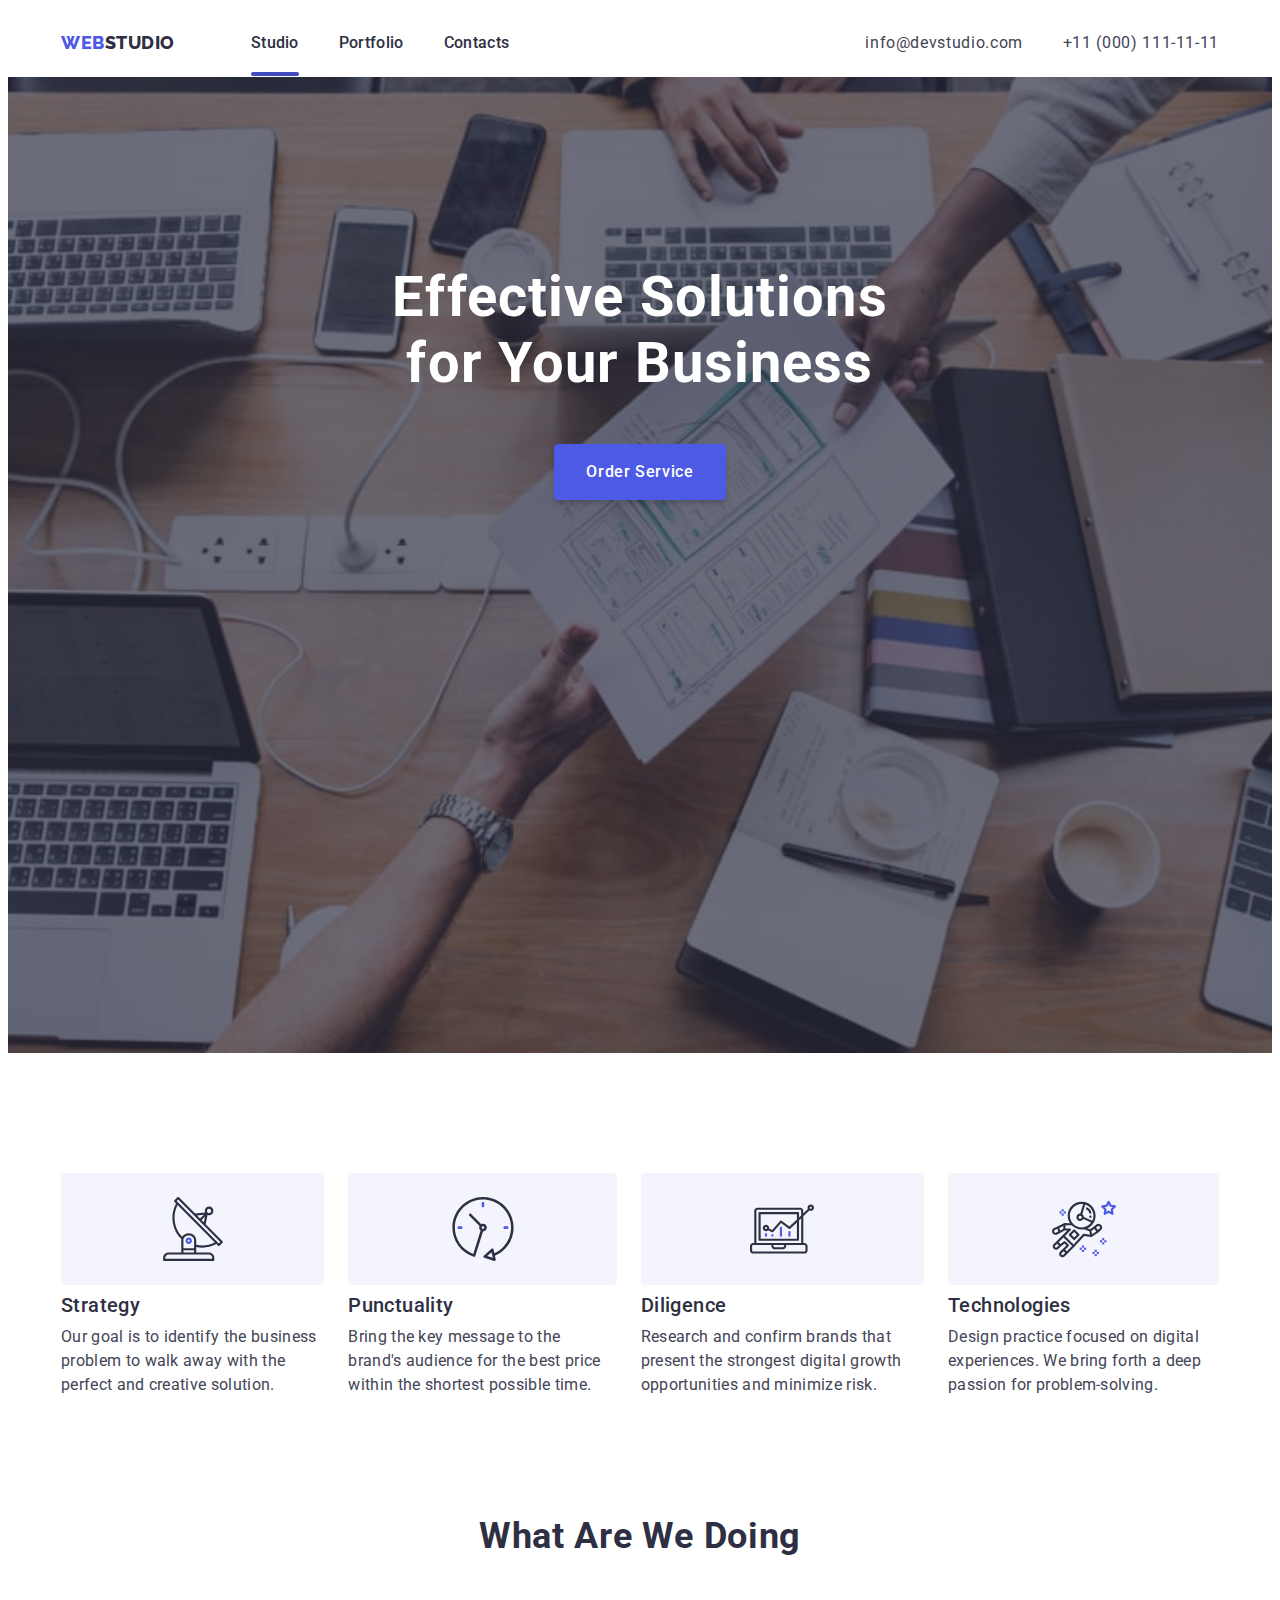
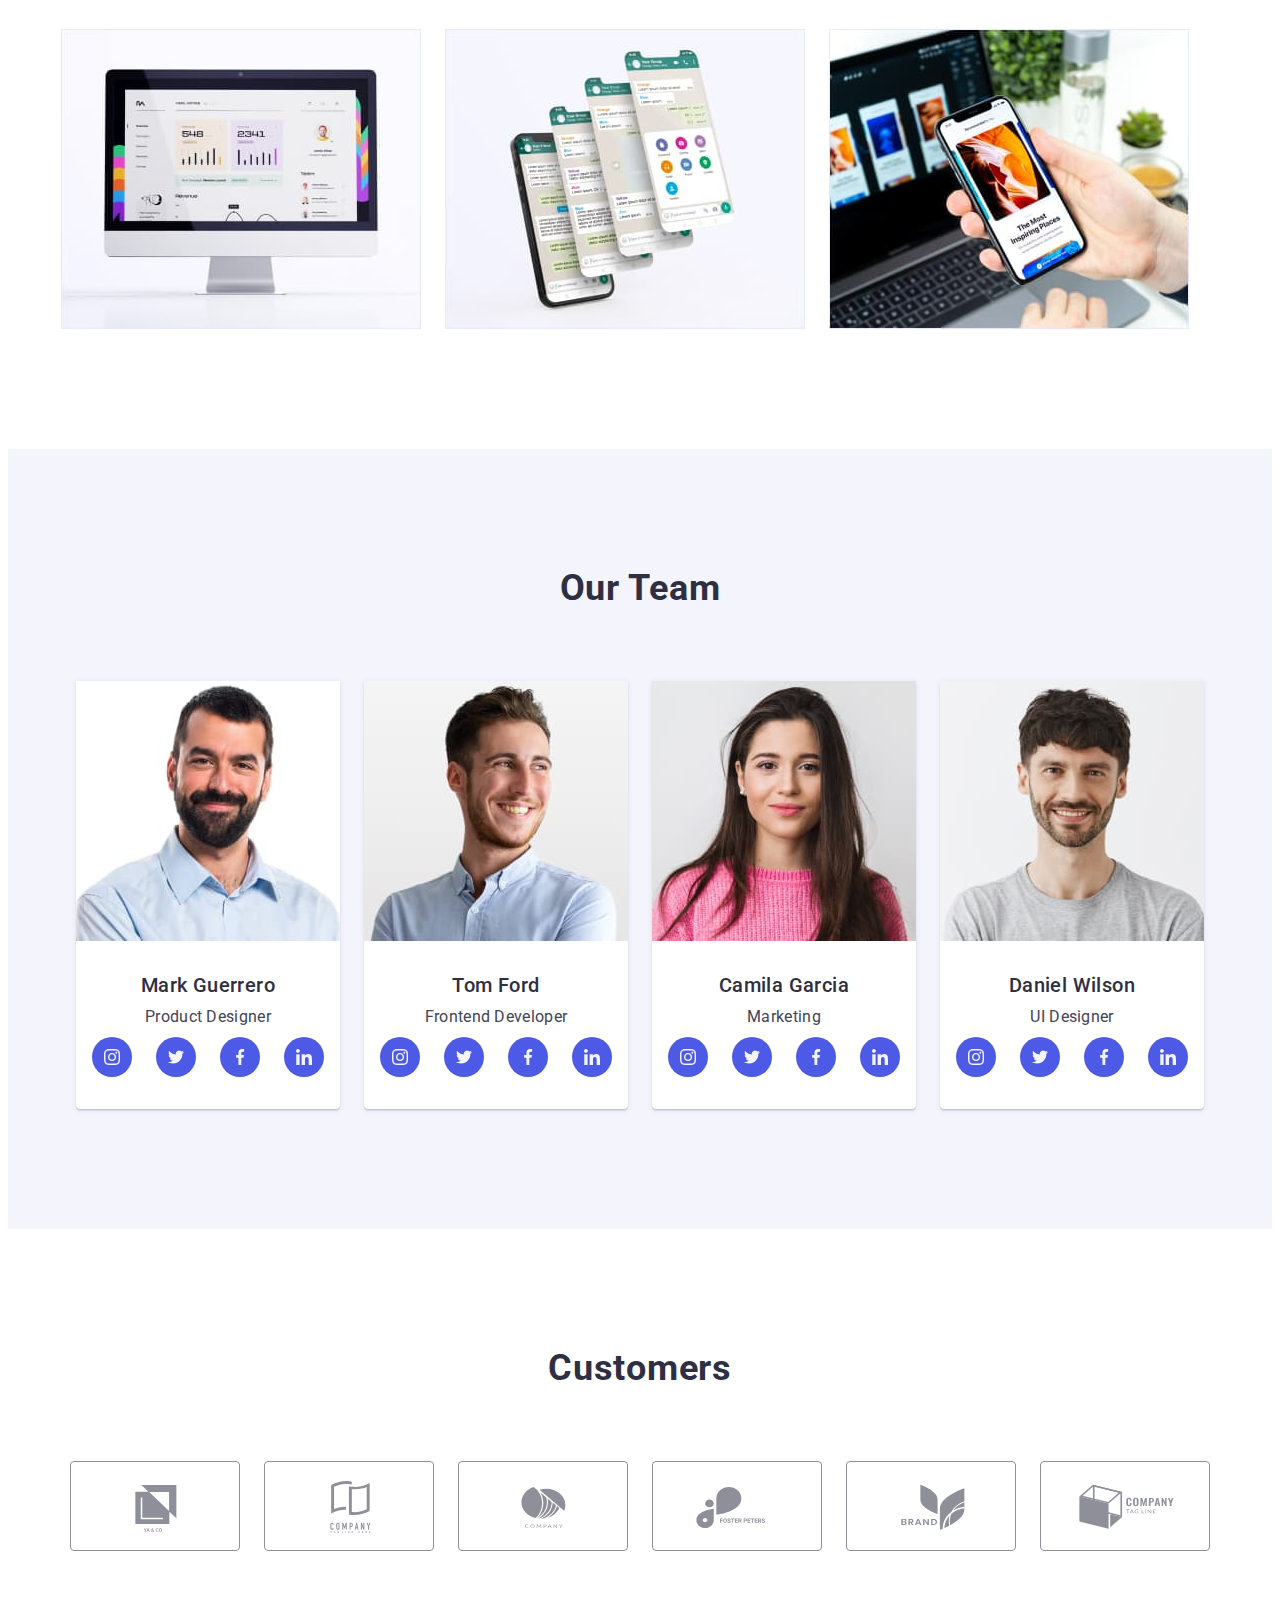
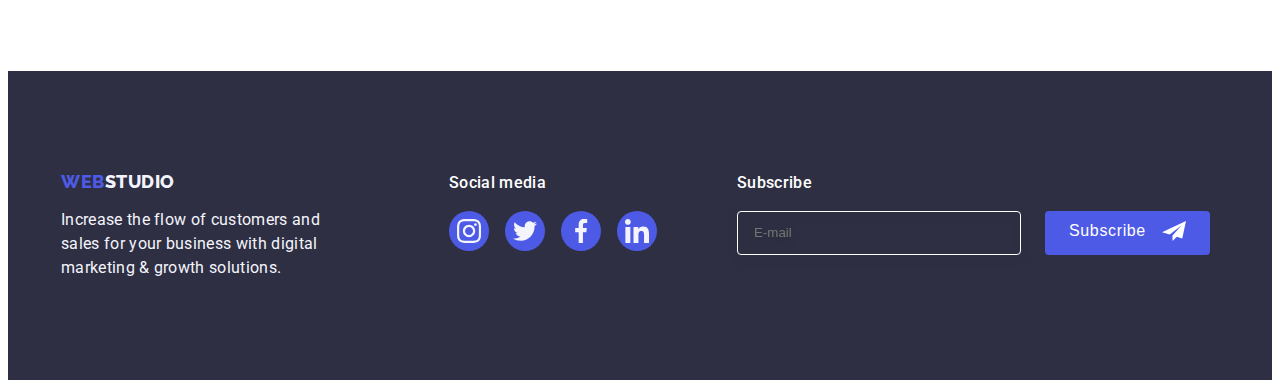
<file: index.html>
<!DOCTYPE html>
<html lang="en">

<head>
    <meta charset="UTF-8">
    <meta http-equiv="X-UA-Compatible" content="IE=edge">
    <meta name="viewport" content="width=device-width, initial-scale=1.0">
    <title>Studio</title>
    <link rel="preconnect" href="https://fonts.googleapis.com">
    <link rel="preconnect" href="https://fonts.gstatic.com" crossorigin>
    <link
        href="https://fonts.googleapis.com/css2?family=Raleway:wght@800&family=Roboto:wght@400;500;700;900&display=swap"
        rel="stylesheet">
    <link rel="stylesheet" href="https://cdnjs.cloudflare.com/ajax/libs/modern-normalize/1.1.0/modern-normalize.min.css"
        integrity="sha512-wpPYUAdjBVSE4KJnH1VR1HeZfpl1ub8YT/NKx4PuQ5NmX2tKuGu6U/JRp5y+Y8XG2tV+wKQpNHVUX03MfMFn9Q=="
        crossorigin="anonymous" referrerpolicy="no-referrer" />
    <link rel="stylesheet" href="./css/styles.css">
    <link rel="stylesheet" href="./css/media.css">
</head>

<body>
    <header class="header-index">
        <div class="container head-conteiner">
            <nav class="head-navigation">
                <a href="./index.html" class="head-logo link">Web<span class="studi">Studio</span></a>
                <ul class="head-list list">
                    <li class="head-item"><a class="head-ink link current" href="./index.html">Studio</a></li>
                    <li class="head-item"><a class="head-ink link" href="./portfolio.html">Portfolio</a></li>
                    <li class="head-item"><a class="head-ink link" href="">Contacts</a></li>
                </ul>
            </nav>
            <address class="contacts">
                <ul class="heder-adres list">
                    <li><a class="head-contact link" href="mailto:info@devstudio.com"> info@devstudio.com</a></li>
                    <li><a class="head-contact link" href="tel:+110001111111">+11 (000) 111-11-11</a></li>
                </ul>
            </address>
            <button class="menu-open" data-menu-open type="button">
                <svg width="32" height="22" viewBox="0 0 32 22" fill="none" xmlns="http://www.w3.org/2000/svg">
                    <g clip-path="url(#clip0_297053_2156)">
                    <path d="M1.34766 20.0431H30.8861M1.34766 10.7354H30.8861M1.34766 1.42773H30.8861" stroke="#2E2F42" stroke-width="3" stroke-linecap="round" stroke-linejoin="round"/>
                    </g>
                    <defs>
                    <clipPath id="clip0_297053_2156">
                    <rect width="32" height="22" fill="white"/>
                    </clipPath>
                    </defs>
                    </svg>
            </button>
        </div>
        <div class="mob-menu is-hidden" data-menu>
            <div>
                <button class="menu-close-btn" data-menu-close type="button">
                    <svg class="menu-cross-icons" width="8" height="8">
                        <use href="./images/icons-model-window.svg#icon-close-black-18dp"></use>
                    </svg>
                </button>
                <nav>
                    <ul class="mob-menu-list list">
                        <li class="mob-menu-item"><a class="mob-menu-ink-ocean link" href="./index.html">Studio</a></li>
                        <li class="mob-menu-item"><a class="mob-menu-ink link" href="./portfolio.html">Portfolio</a>
                        </li>
                        <li class="mob-menu-item"><a class="mob-menu-ink link" href="">Contacts</a></li>
                    </ul>
                </nav>
            </div>
            <div>
                <ul class="heder-adres-mob-menu list">
                    <li class="li-tel-mob-menu"><a class="mob-menu-contact-tel link" href="tel:+110001111111">+11 (000) 111-11-11</a></li>
                    <li><a class="mob-menu-contact-email link" href="mailto:info@devstudio.com"> info@devstudio.com</a>
                    </li>
                </ul>
                <ul class="menu-soc-list list">
                    <li class="menu-soc-item">
                        <a href="" class="menu-soc-link link">
                            <svg class="menu-soc-icon" width="24" height="24">
                                <use href="./images/icons.svg#icon-instagram"></use>
                            </svg>
                        </a>
                    </li>
                    <li class="menu-soc-item">
                        <a href="" class="menu-soc-link link">
                            <svg class="menu-soc-icon" width="24" height="24">
                                <use href="./images/icons.svg#icon-twitter"></use>
                            </svg>
                        </a>
                    </li>
                    <li class="menu-soc-item">
                        <a href="" class="menu-soc-link link">
                            <svg class="teem-soc-icon" width="24" height="24">
                                <use href="./images/icons.svg#icon-facebook"></use>
                            </svg>
                        </a>
                    </li>
                    <li class="menu-soc-item">
                        <a href="" class="menu-soc-link link">
                            <svg class="menu-soc-icon" width="24" height="24">
                                <use href="./images/icons.svg#icon-linkedin"></use>
                            </svg>
                        </a>
                    </li>
                </ul>
            </div>
        </div>
    </header>
    <main>
        <section class="hero">
            <div class="container">
                <h1 class="hero-title">Effective Solutions for Your Business</h1>
                <button type="button" data-modal-open class="hero-btn">Order Service</button>
            </div>
        </section>
        <section class="about-us section">
            <div class="container">
                <h2 class="about-us-title visually-hidden">About</h2>
                <ul class="about-us-list list">
                    <li class="about-us-item">
                        <div class="us-box">
                            <svg class="strategy-icon">
                                <use href="./images/icons.svg#icon-antenna"></use>
                            </svg>
                        </div>
                        <h3 class="strategy-title">Strategy</h3>
                        <p class="strategy-text">Our goal is to identify the business problem to walk away with the
                            perfect
                            and creative solution.
                        </p>
                    </li>
                    <li class="about-us-item">
                        <div class="us-box">
                            <svg class="strategy-icon">
                                <use href="./images/icons.svg#icon-clock"></use>
                            </svg>
                        </div>
                        <h3 class="strategy-title">Punctuality</h3>
                        <p class="strategy-text">Bring the key message to the brand's audience for the best price
                            within
                            the
                            shortest possible
                            time.
                        </p>
                    </li>
                    <li class="about-us-item">
                        <div class="us-box">
                            <svg class="strategy-icon">
                                <use href="./images/icons.svg#icon-diagram"></use>
                            </svg>
                        </div>
                        <h3 class="strategy-title">Diligence</h3>
                        <p class="strategy-text">Research and confirm brands that present the strongest digital
                            growth
                            opportunities and minimize
                            risk.
                        </p>
                    </li>
                    <li class="about-us-item">
                        <div class="us-box">
                            <svg class="strategy-icon">
                                <use href="./images/icons.svg#icon-astronaut"></use>
                            </svg>
                        </div>
                        <h3 class="strategy-title">Technologies</h3>
                        <p class="strategy-text">Design practice focused on digital experiences. We bring forth a
                            deep
                            passion for
                            problem-solving.</p>
                    </li>
                </ul>
            </div>
        </section>
        <section class="us-work section">
            <div class="container">
                <h2 class="work-title">What are we doing</h2>
                <ul class="us-bisnez list">
                    <li><img src="./images/img-1.jpg" alt="us work-1" srcset="./images/pc-2x.jpg 2x" width="360"
                            height="300" /></li>
                    <li> <img src="./images/img-2.jpg" alt="us work-2" srcset="./images/tel-2x.jpg 2x" width="360"
                            height="300" /></li>
                    <li><img src="./images/img-3.jpg" alt="us work-3" srcset="./images/leptop-2x.jpg 2x" width="360"
                            height="300" /></li>
                </ul>
            </div>
        </section>
        <section class="our-team section">
            <div class="container">
                <h2 class="our-team-title">Our Team</h2>
                <ul class="teem-list list">
                    <li class="worker"> <img src="./images/Mark-Guerrero1.jpg" alt="Product"
                            srcset="./images/Mark-2x.jpg 2x" width="264" height="260" />
                        <div class="box">
                            <h3 class="worker-title">Mark Guerrero</h3>
                            <p class="worker-text">Product Designer</p>
                            <ul class="teem-soc-list list">
                                <li class="teem-soc-item">
                                    <a href="" class="teem-soc-link link">
                                        <svg class="teem-soc-icon" width="16" height="16">
                                            <use href="./images/icons.svg#icon-instagram"></use>
                                        </svg>
                                    </a>
                                </li>
                                <li class="teem-soc-item">
                                    <a href="" class="teem-soc-link link">
                                        <svg class="teem-soc-icon" width="16" height="16">
                                            <use href="./images/icons.svg#icon-twitter"></use>
                                        </svg>
                                    </a>
                                </li>
                                <li class="teem-soc-item">
                                    <a href="" class="teem-soc-link link">
                                        <svg class="teem-soc-icon" width="16" height="16">
                                            <use href="./images/icons.svg#icon-facebook"></use>
                                        </svg>
                                    </a>
                                </li>
                                <li class="teem-soc-item">
                                    <a href="" class="teem-soc-link link">
                                        <svg class="teem-soc-icon" width="16" height="16">
                                            <use href="./images/icons.svg#icon-linkedin"></use>
                                        </svg>
                                    </a>
                                </li>
                            </ul>
                        </div>
                    </li>
                    <li class="worker"> <img src="./images/Tom-Ford2.jpg" alt="Frontend" srcset="./images/Tom-2x.jpg 2x"
                            width="264" height="260" />
                        <div class="box">
                            <h3 class="worker-title">Tom Ford</h3>
                            <p class="worker-text">Frontend Developer</p>
                            <ul class="teem-soc-list list">
                                <li class="teem-soc-item">
                                    <a href="" class="teem-soc-link link">
                                        <svg class="teem-soc-icon" width="16" height="16">
                                            <use href="./images/icons.svg#icon-instagram"></use>
                                        </svg>
                                    </a>
                                </li>
                                <li class="teem-soc-item">
                                    <a href="" class="teem-soc-link link">
                                        <svg class="teem-soc-icon" width="16" height="16">
                                            <use href="./images/icons.svg#icon-twitter"></use>
                                        </svg>
                                    </a>
                                </li>
                                <li class="teem-soc-item">
                                    <a href="" class="teem-soc-link link">
                                        <svg class="teem-soc-icon" width="16" height="16">
                                            <use href="./images/icons.svg#icon-facebook"></use>
                                        </svg>
                                    </a>
                                </li>
                                <li class="teem-soc-item">
                                    <a href="" class="teem-soc-link link">
                                        <svg class="teem-soc-icon" width="16" height="16">
                                            <use href="./images/icons.svg#icon-linkedin"></use>
                                        </svg>
                                    </a>
                                </li>
                            </ul>
                        </div>
                    </li>
                    <li class="worker"> <img src="./images/Camila-Garcia3.jpg" alt="Market"
                            srcset="./images/Camila-2x.jpg 2x" width="264" height="260" />
                        <div class="box">
                            <h3 class="worker-title">Camila Garcia</h3>
                            <p class="worker-text">Marketing</p>
                            <ul class="teem-soc-list list">
                                <li class="teem-soc-item">
                                    <a href="" class="teem-soc-link link">
                                        <svg class="teem-soc-icon" width="16" height="16">
                                            <use href="./images/icons.svg#icon-instagram"></use>
                                        </svg>
                                    </a>
                                </li>
                                <li class="teem-soc-item">
                                    <a href="" class="teem-soc-link link">
                                        <svg class="teem-soc-icon" width="16" height="16">
                                            <use href="./images/icons.svg#icon-twitter"></use>
                                        </svg>
                                    </a>
                                </li>
                                <li class="teem-soc-item">
                                    <a href="" class="teem-soc-link link">
                                        <svg class="teem-soc-icon" width="16" height="16">
                                            <use href="./images/icons.svg#icon-facebook"></use>
                                        </svg>
                                    </a>
                                </li>
                                <li class="teem-soc-item">
                                    <a href="" class="teem-soc-link link">
                                        <svg class="teem-soc-icon" width="16" height="16">
                                            <use href="./images/icons.svg#icon-linkedin"></use>
                                        </svg>
                                    </a>
                                </li>
                            </ul>
                        </div>
                    </li>
                    <li class="worker"><img src="./images/Daniel-Wilson4.jpg" alt="UI"
                            srcset="./images/Daniel-2x.jpg 2x" width="264" height="260" />
                        <div class="box">
                            <h3 class="worker-title">Daniel Wilson</h3>
                            <p class="worker-text">UI Designer</p>
                            <ul class="teem-soc-list list">
                                <li class="teem-soc-item">
                                    <a href="" class="teem-soc-link link">
                                        <svg class="teem-soc-icon" width="16" height="16">
                                            <use href="./images/icons.svg#icon-instagram"></use>
                                        </svg>
                                    </a>
                                </li>
                                <li class="teem-soc-item">
                                    <a href="" class="teem-soc-link link">
                                        <svg class="teem-soc-icon" width="16" height="16">
                                            <use href="./images/icons.svg#icon-twitter"></use>
                                        </svg>
                                    </a>
                                </li>
                                <li class="teem-soc-item">
                                    <a href="" class="teem-soc-link link">
                                        <svg class="teem-soc-icon" width="16" height="16">
                                            <use href="./images/icons.svg#icon-facebook"></use>
                                        </svg>
                                    </a>
                                </li>
                                <li class="teem-soc-item">
                                    <a href="" class="teem-soc-link link">
                                        <svg class="teem-soc-icon" width="16" height="16">
                                            <use href="./images/icons.svg#icon-linkedin"></use>
                                        </svg>
                                    </a>
                                </li>
                            </ul>
                        </div>
                    </li>
                </ul>
            </div>
        </section>
        <section class="customers-section section">
            <div class="customers-logo container">
                <h2 class="customers-title">Customers</h2>
                <ul class="customers-list list">
                    <li class="customers-item">
                        <a href="" class="customers-link link">
                            <svg class="company-icon" width="104" height="56">
                                <use href="./images/icons.svg#icon-Logo-1"></use>
                            </svg>
                        </a>
                    </li>
                    <li class="customers-item">
                        <a href="" class="customers-link link">
                            <svg class="company-icon" width="104" height="56">
                                <use href="./images/icons.svg#icon-Logo-2"></use>
                            </svg>
                        </a>
                    </li>
                    <li class="customers-item">
                        <a href="" class="customers-link link">
                            <svg class="company-icon" width="104" height="56">
                                <use href="./images/icons.svg#icon-Logo-3"></use>
                            </svg>
                        </a>
                    </li>
                    <li class="customers-item">
                        <a href="" class="customers-link link">
                            <svg class="company-icon" width="104" height="56">
                                <use href="./images/icons.svg#icon-Logo-4"></use>
                            </svg>
                        </a>
                    </li>
                    <li class="customers-item">
                        <a href="" class="customers-link link">
                            <svg class="company-icon" width="104" height="56">
                                <use href="./images/icons.svg#icon-Logo-5"></use>
                            </svg>
                        </a>
                    </li>
                    <li class="customers-item">
                        <a href="" class="customers-link link">
                            <svg class="company-icon" width="104" height="56">
                                <use href="./images/icons.svg#icon-Logo-6"></use>
                            </svg>
                        </a>
                    </li>
                </ul>
            </div>
        </section>
    </main>
    <footer class="down">
        <div class="container footer-container">
            <div class="margin-footer-box">
                <a href="./index.html" class="head-logo-futer link">Web<span class="studi-down">Studio</span></a>
                <p class="down-text">Increase the flow of customers and sales for your business with digital marketing &
                    growth
                    solutions.</p>
            </div>

            <div class="footer-soc">
                <p class="footer-soc-title">Social media</p>
                <ul class="footer-soc-list list">
                    <li class="footer-soc-item">
                        <a class="footer-soc-link link" href="">
                            <svg class="footer-soc-icons" width="24px" height="24px">
                                <use href="./images/icons.svg#icon-instagram"></use>
                            </svg>
                        </a>
                    </li>
                    <li class="footer-soc-item">
                        <a class="footer-soc-link link" href="">
                            <svg class="footer-soc-icons" width="24px" height="24px">
                                <use href="./images/icons.svg#icon-twitter"></use>
                            </svg>
                        </a>
                    </li>
                    <li class="footer-soc-item">
                        <a class="footer-soc-link link" href="">
                            <svg class="footer-soc-icons" width="24px" height="24px">
                                <use href="./images/icons.svg#icon-facebook"></use>
                            </svg>
                        </a>
                    </li>
                    <li class="footer-soc-item">
                        <a class="footer-soc-link link" href="">
                            <svg class="footer-soc-icons" width="24px" height="24px">
                                <use href="./images/icons.svg#icon-linkedin"></use>
                            </svg>
                        </a>
                    </li>
                </ul>
            </div>
            <div class="subscr-box">
                <p class="subscr-title">Subscribe</p>
                <form action="" class="form-class">
                    <label for="email">
                        <input type="email" id="email" name="email" placeholder="E-mail" class="subscribe-email"
                            required>
                    </label>
                    <button type="submit" class="subscr-btn">Subscribe<svg class="icon-subscr" width="24" height="24">
                            <use href="./images/telegram-icons.svg#icon-telegram"></use>
                        </svg>
                    </button>
                </form>
            </div>
        </div>
    </footer>
    
    <div class="backdrop is-hidden" data-modal visually-hidden>
        <div class="modal">
            <button type="button" class="modal-close-btn" data-modal-close>
                <svg class="model-cross-icons" width="8" height="8">
                    <use href="./images/icons-model-window.svg#icon-close-black-18dp"></use>
                </svg>
            </button>
            <p class="modal-title">Leave your contacts and we will call you back</p>
            <form class="modal-form">
                <label class="modal-label">
                    <span>Name</span>
                    <div class="input-wrap">
                        <input type="text" name="user-Name" class="modal-input" placeholder="Full Name*"
                        required pattern="[\+]\d{3}\s[\(]\d{2}[\)]\s\d{3}[\-]\d{2}[\-]\d{2}">
                        <svg class="modal-icon" width="18" height="18">
                            <use href="./images/input-icons.svg#icon-name"></use>
                        </svg>
                    </div>
                </label>
                <div class="modal-field">
                    <label class="modal-label">
                        <span>Phone</span>
                        <span class="input-wrap">
                            <input type="tel" name="user-Phone" class="modal-input" placeholder="+380 (00) 000-00-00*"
                                required pattern="[\+]\d{3}\s[\(]\d{2}[\)]\s\d{3}[\-]\d{2}[\-]\d{2}">
                            <svg class="modal-icon" width="20" height="20">
                                <use href="./images/input-icons.svg#icon-phone"></use>
                            </svg>
                        </span>
                    </label>
                </div>
                <div class="modal-field">
                    <label class="modal-label">
                        <span>Email</span>
                        <span class="input-wrap">
                            <input type="Email" name="user-Email" class="modal-input" placeholder="Enter Email*"
                                required>
                            <svg class="modal-icon" width="20" height="20">
                                <use href="./images/input-icons.svg#icon-email"></use>
                            </svg>
                        </span>
                    </label>
                </div>
                <div class="comment-field">
                    <span class="input-text">Comment</span>
                    <label class="input-text" for="user-text"></label>
                    <textarea name="user-text" id="user-text" class="modal-textarea"
                        placeholder="Text input"></textarea>
                </div>
                <div class="button-field">
                    <input type="checkbox" name="I accept" id="privacy" class="input-check visually-hidden"
                        value="true">
                    <label for="privacy" class="check-text">I accept the terms and conditions of the
                        <a href="" class="modal-link">Privacy Policy.</a> </label>

                </div>
                <button type="submit" class="confirmation-btn">Send</button>
            </form>
        </div>
    </div>
    <script src="./js/modal.js" type="module"></script>
    <script src="./js/menu.js" type="module"></script>

</body>

</html>
</file>
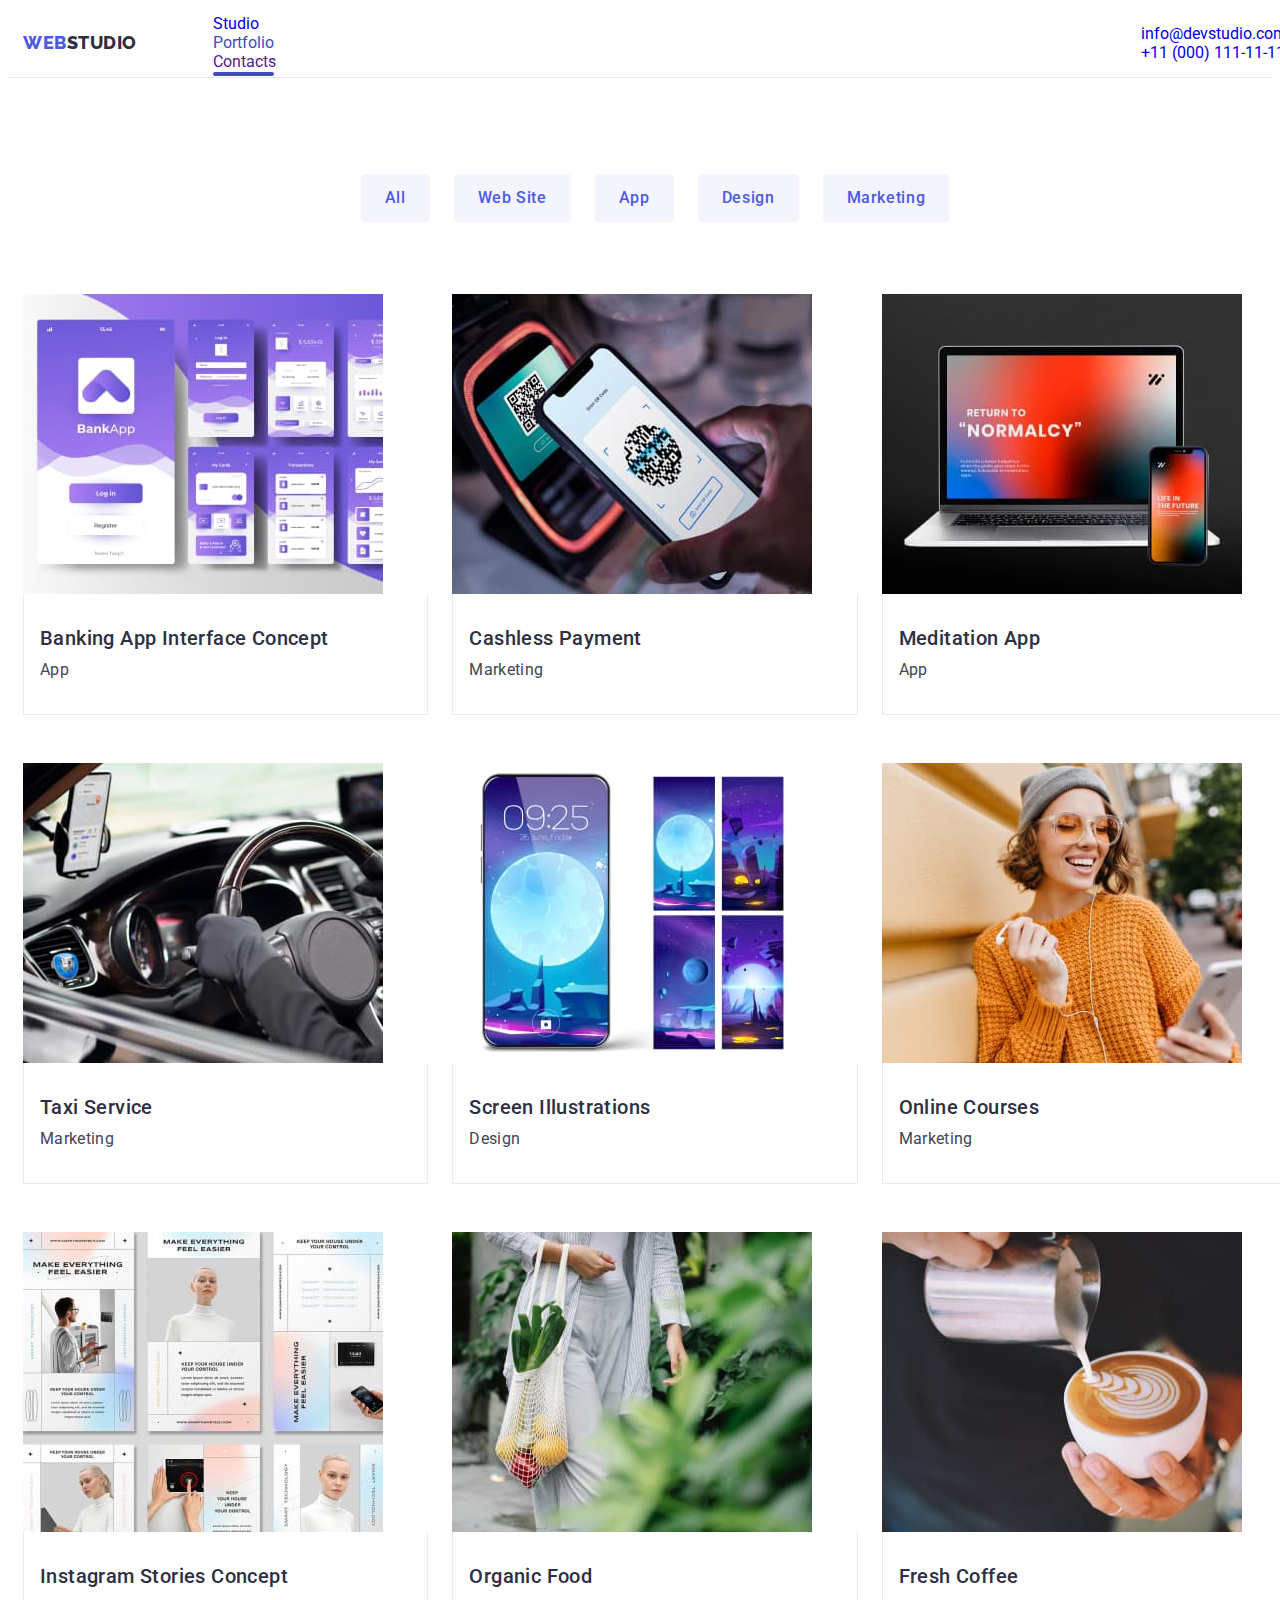
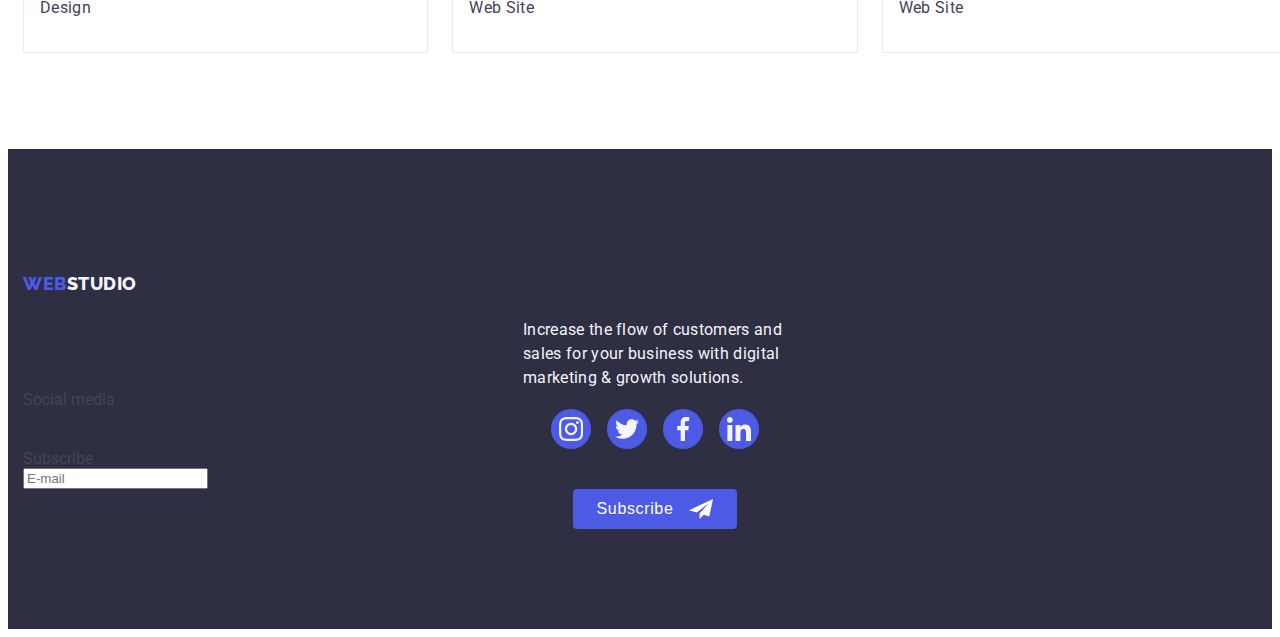
<file: portfolio.html>
<!DOCTYPE html>
<html lang="en">

<head>
    <meta charset="UTF-8">
    <meta http-equiv="X-UA-Compatible" content="IE=edge">
    <meta name="viewport" content="width=device-width, initial-scale=1.0">
    <title>Studio</title>
    <link rel="preconnect" href="https://fonts.googleapis.com">
    <link rel="preconnect" href="https://fonts.gstatic.com" crossorigin>
    <link
        href="https://fonts.googleapis.com/css2?family=Raleway:wght@800&family=Roboto:wght@400;500;700;900&display=swap"
        rel="stylesheet">
    <link rel="stylesheet" href="https://cdnjs.cloudflare.com/ajax/libs/modern-normalize/1.1.0/modern-normalize.min.css"
        integrity="sha512-wpPYUAdjBVSE4KJnH1VR1HeZfpl1ub8YT/NKx4PuQ5NmX2tKuGu6U/JRp5y+Y8XG2tV+wKQpNHVUX03MfMFn9Q=="
        crossorigin="anonymous" referrerpolicy="no-referrer" />
    <link rel="stylesheet" href="./css/styles.css">
</head>

<body>
    <header class="header-portfolio">
        <div class="container head-conteiner">
            <nav class="head-navigation">
                <a href="./index.html" class="head-logo link">Web<span class="studi">Studio</span></a>
                <ul class="head-list list">
                    <li class="head-item"><a class="head-ink link" href="./index.html">Studio</a></li>
                    <li class="head-item"><a class="head-ink link current" href="./portfolio.html">Portfolio</a></li>
                    <li class="head-item"><a class="head-ink link" href="">Contacts</a></li>
                </ul>
            </nav>
            <address class="contacts">
                <ul class="heder-adres list">
                    <li><a class="head-contact link" href="mailto:info@devstudio.com"> info@devstudio.com</a></li>
                    <li><a class="head-contact link" href="tel:+110001111111">+11 (000) 111-11-11</a></li>
                </ul>
            </address>
        </div>
    </header>
    <main>
        <section class="portfolio-body section">
            <div class="container">
                <h1 class="visually-hidden">portfolio-title</h1>
                <ul class="button-list list">
                    <li class="button-item"><button type="button" class="body-btn">All</button></li>
                    <li class="button-item"><button type="button" class="body-btn">Web Site</button></li>
                    <li class="button-item"><button type="button" class="body-btn">App</button></li>
                    <li class="button-item"><button type="button" class="body-btn">Design</button></li>
                    <li class="button-item"><button type="button" class="body-btn">Marketing</button></li>
                </ul>
                <ul class="galery-list list">
                    <li class="row-item">
                        <a href="" class="row-link link">
                            <div class="row-cover-wrap"><img src="./images/img-1-raw1.jpg" alt="site" width="360"
                                    height="300">
                                <p class="row-cover-text">
                                    14 Stylish and User-Friendly App Design Concepts · Task Manager App · Calorie
                                    Tracker
                                    App · Exotic Fruit Ecommerce App · Cloud Storage App
                                </p>
                            </div>
                            <div class="card-text">
                                <h2 class="row-one-title">Banking App Interface Concept</h2>
                                <p class="row-one-text">App</p>
                            </div>
                        </a>
                    </li>
                    <li class="row-item">
                        <a href="" class="row-link link">
                            <div class="row-cover-wrap"><img src="./images/img-2-raw1.jpg" alt="market" width="360"
                                    height="300">
                                <p class="row-cover-text">
                                    14 Stylish and User-Friendly App Design Concepts · Task Manager App · Calorie
                                    Tracker
                                    App · Exotic Fruit Ecommerce App · Cloud Storage App
                                </p>
                            </div>
                            <div class="card-text">
                                <h2 class="row-one-title">Cashless Payment</h2>
                                <p class="row-one-text">Marketing</p>
                            </div>
                        </a>
                    </li>
                    <li class="row-item">
                        <a href="" class="row-link link">
                            <div class="row-cover-wrap"><img src="./images/img-3-raw1.jpg" alt="media" width="360"
                                    height="300">
                                <p class="row-cover-text">
                                    14 Stylish and User-Friendly App Design Concepts · Task Manager App · Calorie
                                    Tracker
                                    App · Exotic Fruit Ecommerce App · Cloud Storage App
                                </p>
                            </div>
                            <div class="card-text">
                                <h2 class="row-one-title">Meditation App</h2>
                                <p class="row-one-text">App</p>
                            </div>
                        </a>
                    </li>
                    <li class="row-item">
                        <a href="" class="row-link link">
                            <div class="row-cover-wrap"><img src="./images/img-1-row2.jpg" alt="Taxi" width="360"
                                    height="300">
                                <p class="row-cover-text">
                                    14 Stylish and User-Friendly App Design Concepts · Task Manager App · Calorie
                                    Tracker
                                    App · Exotic Fruit Ecommerce App · Cloud Storage App
                                </p>
                            </div>
                            <div class="card-text">
                                <h2 class="row-one-title">Taxi Service</h2>
                                <p class="row-one-text">Marketing</p>
                            </div>
                        </a>
                    </li>
                    <li class="row-item">
                        <a href="" class="row-link link">
                            <div class="row-cover-wrap"><img src="./images/img-2-row2.jpg" alt="Screen" width="360"
                                    height="300">
                                <p class="row-cover-text">
                                    14 Stylish and User-Friendly App Design Concepts · Task Manager App · Calorie
                                    Tracker
                                    App · Exotic Fruit Ecommerce App · Cloud Storage App
                                </p>
                            </div>
                            <div class="card-text">
                                <h2 class="row-one-title">Screen Illustrations</h2>
                                <p class="row-one-text">Design</p>
                            </div>
                        </a>
                    </li>
                    <li class="row-item">
                        <a href="" class="row-link link">
                            <div class="row-cover-wrap"><img src="./images/img-3-row2.jpg" alt="Online" width="360"
                                    height="300">
                                <p class="row-cover-text">
                                    14 Stylish and User-Friendly App Design Concepts · Task Manager App · Calorie
                                    Tracker
                                    App · Exotic Fruit Ecommerce App · Cloud Storage App
                                </p>
                            </div>
                            <div class="card-text">
                                <h2 class="row-one-title">Online Courses</h2>
                                <p class="row-one-text">Marketing</p>
                            </div>
                        </a>
                    </li>
                    <li class="row-item">
                        <a href="" class="row-link link">
                            <div class="row-cover-wrap"><img src="./images/img-1-row3.jpg" alt="insta" width="360"
                                    height="300">
                                <p class="row-cover-text">
                                    14 Stylish and User-Friendly App Design Concepts · Task Manager App · Calorie
                                    Tracker
                                    App · Exotic Fruit Ecommerce App · Cloud Storage App
                                </p>
                            </div>
                            <div class="card-text">
                                <h2 class="row-one-title">Instagram Stories Concept</h2>
                                <p class="row-one-text">Design</p>
                            </div>
                        </a>
                    </li>
                    <li class="row-item">
                        <a href="" class="row-link link">
                            <div class="row-cover-wrap"> <img src="./images/img-2-row3.jpg" alt="food" width="360"
                                    height="300">
                                <p class="row-cover-text">
                                    14 Stylish and User-Friendly App Design Concepts · Task Manager App · Calorie
                                    Tracker
                                    App · Exotic Fruit Ecommerce App · Cloud Storage App
                                </p>
                            </div>
                            <div class="card-text">
                                <h2 class="row-one-title">Organic Food</h2>
                                <p class="row-one-text">Web Site</p>
                            </div>
                        </a>
                    </li>
                    <li class="row-item">
                        <a href="" class="row-link link">
                            <div class="row-cover-wrap"><img src="./images/img-3-row3.jpg" alt="coffe" width="360"
                                    height="300">
                                <p class="row-cover-text">
                                    14 Stylish and User-Friendly App Design Concepts · Task Manager App · Calorie
                                    Tracker
                                    App · Exotic Fruit Ecommerce App · Cloud Storage App
                                </p>
                            </div>
                            <div class="card-text">
                                <h2 class="row-one-title">Fresh Coffee</h2>
                                <p class="row-one-text">Web Site</p>
                            </div>
                        </a>
                    </li>
                </ul>
            </div>
        </section>
    </main>
    <footer class="down">
        <div class="container footer-container">
            <div>
                <a href="./index.html" class="head-logo link">Web<span class="studi-down">Studio</span></a>
                <p class="down-text">Increase the flow of customers and sales for your business with digital marketing &
                    growth
                    solutions.</p>
            </div>
            <div class="footer-soc">
                <p class="footer-soc-title">Social media</p>
                <ul class="footer-soc-list list">
                    <li class="footer-soc-item">
                        <a class="footer-soc-link link" href="">
                            <svg class="footer-soc-icons" width="24px" height="24px">
                                <use href="./images/icons.svg#icon-instagram"></use>
                            </svg>
                        </a>
                    </li>
                    <li class="footer-soc-item">
                        <a class="footer-soc-link link" href="">
                            <svg class="footer-soc-icons" width="24px" height="24px">
                                <use href="./images/icons.svg#icon-twitter"></use>
                            </svg>
                        </a>
                    </li>
                    <li class="footer-soc-item">
                        <a class="footer-soc-link link" href="">
                            <svg class="footer-soc-icons" width="24px" height="24px">
                                <use href="./images/icons.svg#icon-facebook"></use>
                            </svg>
                        </a>
                    </li>
                    <li class="footer-soc-item">
                        <a class="footer-soc-link link" href="">
                            <svg class="footer-soc-icons" width="24px" height="24px">
                                <use href="./images/icons.svg#icon-linkedin"></use>
                            </svg>
                        </a>
                    </li>
                </ul>

            </div>
            <div class="subscr-box">
                <p class="subscr-title">Subscribe</p>
                <form action="" class="form-class">
                    <label for="email">
                        <input type="email" id="email" name="email" placeholder="E-mail" class="subscribe-email"
                            required>
                    </label>
                    <button type="submit" class="subscr-btn">Subscribe<svg class="icon-subscr" width="24" height="24">
                            <use href="./images/telegram-icons.svg#icon-telegram"></use>
                        </svg>
                    </button>
                </form>
            </div>
        </div>
    </footer>
</body>

</html>
</file>
<file: css/styles.css>
:root {
    --about-us-title-color: #2e2f42;
    --about-us-text-color: #434455;
    --row-title-color: #2e2f42;
    --row-text-color: #434455;
    --logo-color-: #4d5ae5;
    --body-btn-color: #4d5ae5;
    --background-color-body-btn: #f4f4fd;
    --row-title-color: #2e2f42;
    --row-text-color: #434455;
    --head-ink-color: #2e2f42;
    --card-text-color: #e7e9fc;
    --bg-gradient-colol: linear-gradient(rgba(46, 47, 66, 0.7),
        rgba(46, 47, 66, 0.7));
    --sections-customers-color: #d3d3d3;
  }
  
  body {
    font-family: "Roboto", sans-serif;
    color: #434455;
    background-color: #ffffff;
  }
  
  p,
  h1,
  h2,
  h3,
  h4,
  h5,
  h6 {
    margin: 0;
  }
  
  ul,
  ol {
    margin: 0;
    padding-left: 0;
  }
  
  button {
    cursor: pointer;
    display: block;
    border: none;
    border-radius: 4px;
  }
  
  address {
    font-style: normal;
  }
  
  img {
    display: block;
    max-width: 100%;
    height: auto;
  }
  
  a {
    text-decoration: none;
  }
  
  .visually-hidden {
    position: absolute;
    width: 1px;
    height: 1px;
    margin: -1px;
    border: 0;
    padding: 0;
  
    white-space: nowrap;
    clip-path: inset(100%);
    clip: rect(0 0 0 0);
    overflow: hidden;
  }
  
  .link {
    text-decoration: none;
  }
  
  .list {
    list-style: none;
  }
  
  
  .container {
    width: 100%;
    padding: 0 15px;
    margin: 0 auto;
  }
  
  .section {
    padding-top: 96px;
    padding-bottom: 96px;
  }
  
  .head-logo {
    font-family: "Raleway", sans-serif;
    font-weight: 800;
    font-size: 18px;
    line-height: 1.17;
    letter-spacing: 0.03em;
    text-transform: uppercase;
    color: var(--logo-color-);
    margin-right: 76px;
    margin-bottom: 24px;
    margin-top: 24px;
    display: flex;
    flex-direction: row;
    align-items: center;
    padding: 0px;
  }
  
  
  
  
  .head-navigation {
    display: flex;
    align-items: center;
    margin-right: auto;
  }
  
  .head-conteiner {
    display: flex;
    align-items: center;
  }
  
  .studi {
    color: #2e2f42;
  }
  
  .studi-down {
    color: #f4f4fd;
  }
  
  
  .head-ink:hover {
    color: #404bbf;
  }
  
  .head-ink:focus {
    color: #404bbf;
  }
  
  
  
  .contacts {
    font-style: normal;
  }
  
  
  
  .head-contact:hover {
    color: #404bbf;
  }
  
  .head-contact:focus {
    color: #404bbf;
  }
  
  .menu-mobile-btn {
    border: 3px solid #2E2F42;
  }
  
  .hero {
    background-color: #2e2f42;
    background-image: var(--bg-gradient-colol), url(../images/moble-title.jpg);
    background-repeat: no-repeat;
    background-position: center;
    background-size: cover;
    padding: 112px 0;
    text-align: center;
    max-width: 428px;
    height: 432px;
    margin: 0 auto;
  }
  
  @media (min-device-pixel-ratio: 2),
  (min-resolution: 192dpi),
  (min-resolution: 2dppx) {
    .hero {
      background-image: var(--bg-gradient-colol), url(../images/tel-bg-2x.jpg);
    }
  }
  
  
  
  .hero-title {
    font-weight: 700;
    font-size: 34px;
    line-height: 1.11;
    text-align: center;
    letter-spacing: 0.02em;
    color: #ffffff;
    max-width: 496px;
    margin: 0 auto;
    margin-bottom: 48px;
  }
  
  .hero-btn {
    min-width: 169px;
    font-family: "Roboto", sans-serif;
    font-weight: 500;
    font-size: 16px;
    line-height: 1.5;
    align-items: center;
    letter-spacing: 0.04em;
    color: #ffffff;
    cursor: pointer;
    background-color: #4d5ae5;
    margin-bottom: 60px;
    background: #4d5ae5;
    box-shadow: 0px 4px 4px rgba(0, 0, 0, 0.15);
    border-radius: 4px;
    display: block;
    margin: 0 auto;
    padding: 16px 32px;
    border: none;
    transition: background-color 250ms cubic-bezier(0.4, 0, 0.2, 1);
  }
  
  .hero-btn:hover {
    background-color: #404bbf;
  }
  
  .hero-btn:focus {
    background-color: #404bbf;
  }
  
  /* 
  .about-us-item {
    width: 264px;
  } */
  
  
  /* .about-us {
    padding-bottom: 0;
  } */
  
  
  
  .about-us-item {
    /* width: calc((100% - 72px) / 4); */
    margin-right: 0;
  }
  
  .about-us-item:last-child {
  
    margin-right: 0;
  }
  
  .us-box {
  
    display: flex;
    justify-content: center;
    align-items: center;
    height: 112px;
    background-color: var(--background-color-body-btn);
    border-radius: 4px;
    display: none;
  }
  
  
  
  
  
  .strategy-text {
    font-weight: 500;
    font-size: 16px;
    line-height: 1.5;
    letter-spacing: 0.02em;
    color: var(--about-us-text-color);
  }
  
  
  
  .work-title {
    font-weight: 700;
    font-size: 36px;
    line-height: 1.11;
    text-align: center;
    letter-spacing: 0.02em;
    text-transform: capitalize;
    color: #2e2f42;
    margin-bottom: 72px;
  }
  
  /* .us-bisnez {
    display: flex;
    gap: 24px;
  } */
  
  .our-team {
    background-color: #f4f4fd;
  }
  
  .teem-list {
    display: flex;
    flex-wrap: wrap;
    justify-content: center;
    gap: 72px;
  }
  
  .our-team-title {
    font-weight: 700;
    font-size: 36px;
    line-height: 1.11;
    text-align: center;
    letter-spacing: 0.02em;
    text-transform: capitalize;
    color: #2e2f42;
    margin-bottom: 72px;
  }
  
  .box {
    padding: 32px 16px;
    text-align: center;
  }
  
  .worker {
    background-color: #ffffff;
    width: 264px;
    /* margin: 0 auto; */
    box-shadow: 0px 1px 6px rgba(46, 47, 66, 0.08),
      0px 1px 1px rgba(46, 47, 66, 0.16), 0px 2px 1px rgba(46, 47, 66, 0.08);
    border-radius: 0px 0px 4px 4px;
  }
  
  
  
  .worker-title {
    font-weight: 500;
    font-size: 20px;
    line-height: 1.2;
    text-align: center;
    letter-spacing: 0.02em;
    color: #2e2f42;
    margin-bottom: 8px;
  }
  
  .worker-text {
    font-weight: 400;
    font-size: 16px;
    line-height: 1.5;
    text-align: center;
    letter-spacing: 0.02em;
    color: #434455;
    margin-bottom: 8px;
  }
  
  .teem-soc-list {
    display: flex;
    justify-content: center;
    gap: 24px;
  
  }
  
  .teem-soc-item {
    width: 40px;
    height: 40px;
  }
  
  .teem-soc-link {
    width: 100%;
    height: 100%;
    border-radius: 50%;
    background-color: #4D5AE5;
    display: flex;
    align-items: center;
    justify-content: center;
    transition: background-color 250ms cubic-bezier(0.4, 0, 0.2, 1);
  
  }
  
  .teem-soc-icon {
    fill: #f4f4fd;
  }
  
  .teem-soc-link:hover,
  .teem-soc-link:focus {
    background-color: #31D0AA;
  
  }
  
  
  .customers-title {
    font-family: 'Roboto';
    font-style: normal;
    font-weight: 700;
    font-size: 36px;
    line-height: 1.11;
    text-align: center;
    letter-spacing: 0.02em;
    text-transform: capitalize;
    color: #2E2F42;
    margin-bottom: 72px;
  }
  
  
  .customers-list {
    display: flex;
    flex-wrap: wrap;
    justify-content: center;
    gap: 72px 16px;
  }
  
  
  .customers-link {
  
    display: flex;
    align-items: center;
    justify-content: center;
    height: 88px;
    width: 190px;
    border-radius: 4px;
    border: 1px solid currentColor;
    color: #8E8F99;
    transition: color 250ms cubic-bezier(0.4, 0, 0.2, 1);
  }
  
  
  .company-icon {
  
    fill: currentColor;
  }
  
  .customers-link:is(:hover, :focus) {
  
    color: var(--logo-color-);
  }
  
  /* footer */
  
  .down {
    background-color: #2e2f42;
    padding: 100px 0;
  }
  
  .down-text {
    font-weight: 400;
    font-size: 16px;
    line-height: 1.5;
    letter-spacing: 0.02em;
    color: #f4f4fd;
    width: 264px;
    margin-top: 16px;
    margin-right: auto;
    margin-left: auto;
  }
  
  
  
  
  /* .footer-container {
    display: flex;
  } */
  
  
  
  .footer-soc-list {
  
    display: flex;
    justify-content: center;
    align-items: center;
    gap: 16px;
  }
  
  .footer-soc-item {
  
    width: 40px;
    height: 40px;
  }
  
  .footer-soc-link {
    width: 100%;
    height: 100%;
    border-radius: 50%;
    background-color: #4D5AE5;
    display: flex;
    align-items: center;
    justify-content: center;
    transition: background-color 250ms cubic-bezier(0.4, 0, 0.2, 1);
  }
  
  
  
  
  
  .footer-soc-icons {
    fill: #f4f4fd;
  }
  
  
  .footer-soc-link:hover,
  .footer-soc-link:focus {
    background-color: #31D0AA;
  
  }
  
  /* .form-class {
    display: flex;
    gap: 24px;
  } */
  
  /* .subscr-box {
    margin-left: 80px;
  } */
  
  
  
  
  
  .subscr-btn-text {
    font-weight: 500;
    font-size: 16px;
    line-height: 1.5;
    display: flex;
    letter-spacing: 0.04em;
    color: #FFFFFF;
    gap: 16px;
  }
  
  .subscr-btn {
    background: #4D5AE5;
    border-radius: 4px;
    padding: 8px 24px;
    border: none;
    box-shadow: none;
    transition: background-color 250ms cubic-bezier(0.4, 0, 0.2, 1);
    font-weight: 500;
    font-size: 16px;
    line-height: 1.5;
    display: flex;
    letter-spacing: 0.04em;
    color: #FFFFFF;
    gap: 16px;
    margin-right: auto;
    margin-left: auto;
  }
  
  
  .subscr-btn :focus {
    background-color: #4D5AE5;
  }
  
  
  
  /* modal-window */
  
  
  .modal-title {
    font-weight: 500;
    font-size: 16px;
    line-height: 24px;
    text-align: center;
    letter-spacing: 0.02em;
    color: #2E2F42;
    text-align: center;
    margin-bottom: 16px;
  }
  
  
  .comment {
    margin-bottom: 16px;
  }
  
  .modal-input {
    width: 100%;
    height: 40px;
    border: 1px solid rgba(46, 47, 66, 0.4);
    outline: transparent;
    border-radius: 4px;
    font-size: 14px;
    color: black;
    padding-left: 38px;
    transition: background-color 250ms cubic-bezier(0.4, 0, 0.2, 1), border 250ms cubic-bezier(0.4, 0, 0.2, 1);
  
  }
  
  .modal-input:focus {
    border-color: #4D5AE5;
    border: 1px solid #4D5AE5;
  
  }
  
  .modal-input:focus+.modal-icon {
    fill: #4D5AE5;
  
  }
  
  .modal-input::placeholder {
    color: #8E8F99;
    font-size: 12px;
  }
  
  .modal-field {
    margin-bottom: 8px;
  }
  
  .comment-field {
    margin-bottom: 16px;
  }
  
  .button-field {
    margin-bottom: 24px;
  }
  
  .modal-icon {
    position: absolute;
    left: 15px;
    top: 50%;
    transform: translateY(-50%);
    transition: 250ms cubic-bezier(0.4, 0, 0.2, 1);
  }
  
  .input-wrap {
    position: relative;
  
  }
  
  .modal-textarea {
    border: 1px solid rgba(46, 47, 66, 0.4);
    outline: transparent;
    border-radius: 4px;
    font-size: 14px;
    color: #8E8F99;
    padding-top: 15px;
    padding-left: 16px;
    width: 100%;
    height: 120px;
    border-radius: 4px;
    resize: none;
  }
  
  .modal-label {
    font-style: normal;
    font-weight: 400;
    font-size: 12px;
    line-height: 14px;
    color: #8E8F99;
    display: block;
    position: relative;
    margin-bottom: 8px;
  }
  
  .input-text {
    font-weight: 400;
    font-size: 12px;
    line-height: 14px;
    letter-spacing: 0.01em;
    color: #8E8F99;
    display: block;
    margin-bottom: 4px;
  }
  
  .modal-label span {
    display: block;
    margin-bottom: 4px;
  }
  
  .backdrop {
    position: fixed;
    top: 0;
    width: 100%;
    height: 100%;
    background-color: rgba(46, 47, 66, 0.4);
    transition: opacity 250ms linear, visibility 250ms linear;
  }
  
  .modal {
    width: 408px;
    height: 584px;
    background-color: #FCFCFC;
    border-radius: 4px;
    position: absolute;
    left: 50%;
    top: 50%;
    padding: 72px 24px 24px;
    transform: translate(-50%, -50%) scale(1) rotate(0);
    transition: transform 250ms linear;
    width: 95%;
    max-width: 392px;
    height: 95%;
    max-height: 586px;
    overflow: scroll;
  }
  
  .backdrop.is-hidden .modal {
    transform: translate(-50%, -50%) scaleY(0) rotate(-90deg);
  
  }
  
  .modal-close-btn {
    width: 30px;
    height: 30px;
    border: 1px solid rgba(0, 0, 0, 0.1);
    background: #E7E9FC;
    color: black;
    border-radius: 50%;
    display: block;
    margin-left: auto;
    position: absolute;
    top: 24px;
    right: 24px;
    display: flex;
    padding: 0;
    justify-content: center;
    align-items: center;
    width: 24px;
    height: 24px;
    transition: background-color 250ms cubic-bezier(0.4, 0, 0.2, 1), color 250ms cubic-bezier(0.4, 0, 0.2, 1);
  }
  
  .modal-close-btn:is(:hover, :focus) {
    background-color: #404BBF;
    color: white;
  }
  
  .is-hidden {
    opacity: 0;
    visibility: hidden;
    pointer-events: 0;
  }
  
  
  .model-cross-icons {
    fill: currentColor;
  }
  
  .check-text {
    display: flex;
    align-items: center;
    color: #8E8F99;
    letter-spacing: 0.04em;
    font-family: 'Roboto';
    font-style: normal;
    font-weight: 400;
    font-size: 12px;
    line-height: 14px;
  }
  
  .check-text::before {
    content: '';
    width: 16px;
    height: 16px;
    border: 1px solid rgba(46, 47, 66, 0.4);
    border-radius: 2px;
    margin-right: 8px;
  }
  
  .input-check:checked+.check-text::before {
    background-color: #404BBF;
    border: none;
    background-image: url(../images/Vector.svg);
    background-position: center;
    background-repeat: no-repeat;
  
  }
  
  .modal-link {
    margin-left: 4px;
    color: #4D5AE5;
    text-decoration-line: underline;
  }
  
  .confirmation-btn {
    display: flex;
    margin: 0 auto;
    justify-content: center;
    align-items: center;
    gap: 10px;
    width: 169px;
    height: 56px;
    background-color: #4D5AE5;
    box-shadow: 0px 4px 4px rgba(0, 0, 0, 0.15);
    border-radius: 4px;
    color: white;
    transition: background-color 250ms cubic-bezier(0.4, 0, 0.2, 1);
  }
  
  .confirmation-btn :focus {
    background-color: #4D5AE5;
  }
  
  /* portfolio */
  
  .header-portfolio {
    border-bottom: 1px solid;
    color: #e7e9fc;
  }
  
  .body-btn {
    font-family: "Roboto", sans-serif;
    font-weight: 500;
    font-size: 16px;
    line-height: 1.5;
    letter-spacing: 0.04em;
    color: var(--body-btn-color);
    background-color: var(--background-color-body-btn);
    cursor: pointer;
    background: #f4f4fd;
    border-radius: 4px;
    padding: 12px 24px;
    border: 0 none;
    transition: background-color 250ms cubic-bezier(0.4, 0, 0.2, 1), color 250ms cubic-bezier(0.4, 0, 0.2, 1), box-shadow 250ms cubic-bezier(0.4, 0, 0.2, 1);
  }
  
  .button-item :not(:last-child) {
    margin-right: 24px;
  }
  
  
  .body-btn:hover,
  .body-btn:focus {
    background-color: #404bbf;
    color: #ffffff;
    box-shadow: 0px 3px 1px rgba(0, 0, 0, 0.1), 0px 2px 1px rgba(0, 0, 0, 0.08),
      0px 2px 2px rgba(0, 0, 0, 0.12);
  }
  
  
  .row-link {
    display: block;
    transition: box-shadow 250ms cubic-bezier(0.4, 0, 0.2, 1);
  }
  
  .row-link:hover,
  .row-link:focus {
    box-shadow: 0px 1px 6px rgba(46, 47, 66, 0.08), 0px 1px 1px rgba(46, 47, 66, 0.16), 0px 2px 1px rgba(46, 47, 66, 0.08);
  }
  
  
  .row-link:hover .row-cover-text,
  .row-link:focus .row-cover-text {
  
    transform: translate(0);
  }
  
  .row-cover-wrap {
    position: relative;
    overflow: hidden;
  }
  
  .row-cover-text {
    position: absolute;
    top: 0;
    font-weight: 400;
    font-size: 16px;
    color: #F4F4FD;
    background-color: #4D5AE5;
    padding: 40px;
    height: 100%;
    transform: translateY(100%);
    transition: transform 250ms cubic-bezier(0.4, 0, 0.2, 1);
  }
  
  
  
  
  .row-one-title {
    font-weight: 500;
    font-size: 20px;
    line-height: 1.2;
    letter-spacing: 0.02em;
    color: var(--row-title-color);
    margin-bottom: 8px;
  }
  
  
  
  .row-one-text {
    font-size: 16px;
    line-height: 1.5;
    letter-spacing: 0.02em;
    color: var(--row-text-color);
  }
  
  .button-list {
    display: flex;
    justify-content: center;
    gap: 24px;
    margin-bottom: 72px;
  }
  
  .galery-list {
    display: flex;
    flex-wrap: wrap;
    gap: 48px 24px;
  }
  
  .row-item {
    flex-basis: calc((100% - 48px) / 3);
  }
  
  .card-text {
    border-bottom: 1px solid var(--card-text-color);
    border-left: 1px solid var(--card-text-color);
    border-right: 1px solid var(--card-text-color);
    padding: 32px 16px 32px 16px;
  }
  
  .portfolio-body {
    padding-top: 96px;
  }
  
  /*Current */
  
  .current {
    position: relative;
    color: #404bbf;
  }
  
  
  .current:after {
    content: '';
    position: absolute;
    left: 0;
    bottom: -24px;
    width: 100%;
    height: 4px;
    background-color: #404BBF;
    border-radius: 2px;
  }
  
  /* ------------------------------------------------mob-menu-stayl ------------------------------------------------*/
  
  
  .mob-menu {
    position: fixed;
    top: 0;
    z-index: 2;
    width: 100%;
    height: 100%;
    background-color: #FFFFFF;
    padding: 48px 31px 48px 40px;
    display: flex;
    flex-direction: column;
    justify-content: space-between;
  
  }
  
  .menu-close-btn {
    display: block;
    margin-left: auto;
    margin-bottom: 32px;
  }
  
  .menu-close-btn {
    width: 30px;
    height: 30px;
    border: 1px solid rgba(0, 0, 0, 0.1);
    background: #E7E9FC;
    color: black;
    border-radius: 50%;
    display: block;
    margin-left: auto;
    position: absolute;
    top: 24px;
    right: 24px;
    display: flex;
    padding: 0;
    justify-content: center;
    align-items: center;
    width: 24px;
    height: 24px;
    transition: background-color 250ms cubic-bezier(0.4, 0, 0.2, 1), color 250ms cubic-bezier(0.4, 0, 0.2, 1);
  }
  
  .menu-cross-icons {
    fill: currentColor;
  }
  
  .mob-menu-list {
  
    margin-bottom: 50px;
  }
  
  .mob-menu-item:not(:last-child) {
    margin-bottom: 40px;
  }
  
  .mob-menu-ink {
    font-weight: 700;
    font-size: 36px;
    line-height: 1.11;
    letter-spacing: 0.02em;
    color: #2E2F42;
  }
  
  .mob-menu-ink-ocean {
    font-weight: 700;
    font-size: 36px;
    line-height: 1.11;
    letter-spacing: 0.02em;
    color: #404BBF;
  
  }
  
  .mob-menu-contact-email {
    font-weight: 500;
    font-size: 20px;
    line-height: 1.2;
    letter-spacing: 0.02em;
    color: #434455;
    margin-bottom: 48px;
  }
  
  .mob-menu-contact-tel {
    font-weight: 700;
    font-size: 36px;
    line-height: 1.11;
    letter-spacing: 0.02em;
    color: #4D5AE5;
  }
  
  .menu-soc-list {
  
    display: flex;
    gap: 24px;
  }
  
  .menu-soc-item {
    width: 40px;
    height: 40px;
  }
  
  .menu-soc-link {
    width: 100%;
    height: 100%;
    border-radius: 50%;
    background-color: #4D5AE5;
    display: flex;
    align-items: center;
    justify-content: center;
    transition: background-color 250ms cubic-bezier(0.4, 0, 0.2, 1);
  }
  
  .menu-soc-icon {
    fill: #f4f4fd;
  
  }
  
  .menu-open {
    background-color: transparent;
  }
  
  .heder-adres-mob-menu {
    margin-bottom: 48px;
  
  }
  
  .li-tel-mob-menu {
    margin-bottom: 40px;
  
  }
</file>
<file: css/media.css>
/* -----------------------------------------------sait-adaptive--------------------------------------------- */

/*----------- tel---------------- */


@media screen and (max-width:767px) {

  .about-us-list {
    display: flex;
    flex-direction: column;
    gap: 72px;
  }

  .strategy-title {
    font-weight: 700;
    font-size: 36px;
    line-height: 1.11;
    letter-spacing: 0.02em;
    color: var(--about-us-title-color);
    margin-bottom: 8px;
    text-align: center;
    text-transform: capitalize;
  }

  .subscribe-email {
    background-color: transparent;
    width: 100%;
    height: 40px;
    padding-left: 16px;
    color: #FFFFFF;
    border: 1px solid #FFFFFF;
    filter: drop-shadow(0px 4px 4px rgba(0, 0, 0, 0.15));
    border-radius: 4px;
    margin-bottom: 16px;
  }

  .subscr-title {
    font-style: normal;
    font-weight: 500;
    font-size: 16px;
    line-height: 1.5;
    letter-spacing: 0.02em;
    color: #FFFFFF;
    margin-bottom: 16px;
    text-align: center;
  }

  .margin-footer-box {
    margin-bottom: 72px;
  }

  .footer-soc {
    margin-bottom: 72px;
  }

  .head-logo-futer {

    font-family: "Raleway", sans-serif;
    font-weight: 800;
    font-size: 18px;
    line-height: 1.17;
    letter-spacing: 0.03em;
    text-transform: uppercase;
    color: var(--logo-color-);
    flex-direction: row;
    align-items: center;
    padding: 0px;
    display: flex;
    justify-content: center;
  }

  .footer-soc-title {
    font-family: 'Roboto';
    font-style: normal;
    font-weight: 500;
    font-size: 16px;
    line-height: 24px;
    letter-spacing: 0.02em;
    color: #FFFFFF;
    margin-bottom: 16px;
    text-align: center;
  }

  .strategy-icon {

    height: 64px;
    width: 64px;
    display: none;
  }
  .heder-adres {
    display: none;
  }
  .head-list {
    display: none;
  }
  .us-work {
    display: none;
  }




}

@media screen and (min-width:428px) {
  .container {
    width: 428px;
  }

  .hero-title {
    font-size: 36px;
  }

  .hero {
    background-color: #2e2f42;
    background-image: var(--bg-gradient-colol), url(../images/title-plancshet.jpg);
  }

  @media (min-device-pixel-ratio: 2),
  (min-resolution: 192dpi),
  (min-resolution: 2dppx) {
    .hero {
      background-image: var(--bg-gradient-colol), url(../images/tab-bg-2x.jpg);
    }
  }

  .teem-list {
    display: flex;
    gap: 72px;
  }


  /* .about-us-list {
    display: flex;
    flex-direction: column;
    gap: 72px;
  } */



  /* .subscr-title {
    text-align: center;
  } */



}

/* -------------------------------------plancshet-----------------------------------------------------------------
------------------------------------------------------------------------------------------------------------------*/
@media screen and (min-width:768px) and (max-width:1157px) {
  .container {
    width: 768px;


  }
  .us-work {
    display: none;
  }

  .strategy-title {
    font-weight: 700;
    font-size: 36px;
    line-height: 1.11;
    letter-spacing: 0.02em;
    color: var(--about-us-title-color);
    margin-bottom: 8px;
    text-transform: capitalize;
  }


  .section {
    padding-top: 120px;
    padding-bottom: 120px;
  }


  .about-us-list {
    display: flex;
    flex-wrap: wrap;
    gap: 72px 24px;
  }


  /* .our-team>.container {
    width: 480px;
  } */

  .teem-list {
    display: flex;
    flex-wrap: wrap;
    justify-content: center;
    gap: 72px 24px;
  }


  .worker {
    background-color: #ffffff;
    box-shadow: 0px 1px 6px rgba(46, 47, 66, 0.08),
      0px 1px 1px rgba(46, 47, 66, 0.16), 0px 2px 1px rgba(46, 47, 66, 0.08);
    border-radius: 0px 0px 4px 4px;
  }


  .section {
    padding-top: 100px;
    padding-bottom: 100px;
  }

  /* .worker {
    width: 264px;
  } */

  .head-list {
    display: flex;
    gap: 40px;
  }


  .head-navigation {
    display: flex;
    align-items: center;
    margin-right: auto;
  }

  .head-conteiner {
    display: flex;
    align-items: center;
  }


  .head-ink {
    font-weight: 500;
    font-size: 16px;
    line-height: 1.5;
    letter-spacing: 0.02em;
    color: #404bbf;
    color: var(--head-ink-color);
    transition: color 250ms cubic-bezier(0.4, 0, 0.2, 1);
  }


  .head-ink-ocean {
    font-weight: 500;
    font-size: 16px;
    line-height: 1.5;
    letter-spacing: 0.02em;
    color: #404bbf;
    transition: color 250ms cubic-bezier(0.4, 0, 0.2, 1);

  }


  .head-ink:hover {
    color: #404bbf;
  }

  .head-ink:focus {
    color: #404bbf;
  }

  .contacts {
    font-style: normal;
  }


  .head-contact:hover {
    color: #404bbf;
  }

  .head-contact:focus {
    color: #404bbf;
  }

  .hero {
    background-color: #2e2f42;
    background-image: var(--bg-gradient-colol), url(../images/hero-bg.jpg);
    background-repeat: no-repeat;
    background-position: center;
    background-size: cover;
    padding: 112px 0;
    text-align: center;
    max-width: 768px;
    height: 436px;
    margin: 0 auto;
  }

  @media (min-device-pixel-ratio: 2),
  (min-resolution: 192dpi),
  (min-resolution: 2dppx) {
    .hero {
      background-image: var(--bg-gradient-colol), url(../images/hero-bg-2x.jpg);
    }



  }



  .hero-title {
    font-weight: 700;
    font-size: 56px;
    line-height: 1, 7;
    text-align: center;
    letter-spacing: 0.02em;
    color: #ffffff;
    max-width: 496px;
    margin: 0 auto;
    margin-bottom: 48px;
  }

  .hero-btn {
    min-width: 169px;
    font-family: "Roboto", sans-serif;
    font-weight: 500;
    font-size: 16px;
    line-height: 1.5;
    align-items: center;
    letter-spacing: 0.04em;
    color: #ffffff;
    cursor: pointer;
    background-color: #4d5ae5;
    margin-bottom: 60px;
    background: #4d5ae5;
    box-shadow: 0px 4px 4px rgba(0, 0, 0, 0.15);
    border-radius: 4px;
    display: block;
    margin: 0 auto;
    padding: 16px 32px;
    border: none;
    transition: background-color 250ms cubic-bezier(0.4, 0, 0.2, 1);
  }

  .hero-btn:hover {
    background-color: #404bbf;
  }

  .hero-btn:focus {
    background-color: #404bbf;
  }

  /* .head-list {
        display: flex;
        gap: 40px;
        display: block;
    } */


  .head-ink {
    font-weight: 500;
    font-size: 16px;
    line-height: 1.5;
    letter-spacing: 0.02em;
    color: #404bbf;
    color: var(--head-ink-color);
    transition: color 250ms cubic-bezier(0.4, 0, 0.2, 1);
  }


  .heder-adres {
    display: flex;
    flex-direction: column;
    gap: 12px;
  }

  .head-contact {
    font-weight: 400;
    font-size: 16px;
    line-height: 1.5;
    letter-spacing: 0.04em;
    color: #434455;
    transition: color 250ms cubic-bezier(0.4, 0, 0.2, 1);
  }

  .us-bisnez {
    display: flex;
    gap: 24px;
  }

  .customers-list {
    display: flex;
    gap: 72px 24px;
  }


  .customers-link {

    display: flex;
    align-items: center;
    justify-content: center;
    height: 88px;
    width: 168px;
    border-radius: 4px;
    border: 1px solid currentColor;
    color: #8E8F99;
    transition: color 250ms cubic-bezier(0.4, 0, 0.2, 1);
  }


  .footer-container {
    display: flex;
    flex-wrap: wrap;
    gap: 72px 24px;
    max-width: 530px;
  }


  .form-class {
    display: flex;
    gap: 24px;
  }

  .us-box {
    display: none;
    justify-content: center;
    align-items: center;
    height: 112px;
    background-color: var(--background-color-body-btn);
    border-radius: 4px;
    /* margin-bottom: 8px; */

  }


  .about-us-item {
    width: 356px;
    margin-right: 0;
  }

  .strategy-title {
    font-weight: 700;
    font-size: 36px;
    line-height: 1.11;
    letter-spacing: 0.02em;
    color: var(--about-us-title-color);
    margin-bottom: 8px;
    margin-top: 8px;
  }

  .strategy-text {
    font-weight: 500;
    font-size: 16px;
    line-height: 1.5;
    letter-spacing: 0.02em;
    color: var(--about-us-text-color);
  }


  .modal-input {
    width: 360px;
    height: 40px;
    border: 1px solid rgba(46, 47, 66, 0.4);
    outline: transparent;
    border-radius: 4px;
    font-size: 14px;
    color: black;
    padding-left: 38px;
    transition: background-color 250ms cubic-bezier(0.4, 0, 0.2, 1), border 250ms cubic-bezier(0.4, 0, 0.2, 1);

  }


  .down-text {
    font-weight: 400;
    font-size: 16px;
    line-height: 1.5;
    letter-spacing: 0.02em;
    color: #f4f4fd;
    width: 268px;
    margin-top: 16px;
  }

  .footer-soc-list {

    display: flex;
    justify-self: center;
    align-items: center;
    gap: 16px;
  }

  .head-logo-futer {
    font-family: "Raleway", sans-serif;
    font-weight: 800;
    font-size: 18px;
    line-height: 1.17;
    letter-spacing: 0.03em;
    text-transform: uppercase;
    color: var(--logo-color-);
    flex-direction: row;
    padding: 0px;
  }

  .footer-soc-title {
    font-family: 'Roboto';
    font-style: normal;
    font-weight: 500;
    font-size: 16px;
    line-height: 24px;
    letter-spacing: 0.02em;
    color: #FFFFFF;
    margin-bottom: 16px;
  }

  .studi-down {
    color: #f4f4fd;
  }

  .head-logo {
    font-family: "Raleway", sans-serif;
    font-weight: 800;
    font-size: 18px;
    line-height: 1.17;
    letter-spacing: 0.03em;
    text-transform: uppercase;
    color: var(--logo-color-);
    margin-right: 76px;
    margin-bottom: 24px;
    margin-top: 24px;
  }

  .subscr-title {
    font-style: normal;
    font-weight: 500;
    font-size: 16px;
    line-height: 1.5;
    letter-spacing: 0.02em;
    color: #FFFFFF;
    margin-bottom: 16px;
  }

  .subscribe-email {
    background-color: transparent;
    width: 264px;
    height: 40px;
    padding-left: 16px;
    color: #FFFFFF;
    border: 1px solid #FFFFFF;
    filter: drop-shadow(0px 4px 4px rgba(0, 0, 0, 0.15));
    border-radius: 4px;
  }

  .subscr-btn {
    background: #4D5AE5;
    border-radius: 4px;
    padding: 8px 24px;
    border: none;
    box-shadow: none;
    transition: background-color 250ms cubic-bezier(0.4, 0, 0.2, 1);
    font-weight: 500;
    font-size: 16px;
    line-height: 1.5;
    display: flex;
    letter-spacing: 0.04em;
    color: #FFFFFF;
    gap: 16px;
  }

  .menu-open {
    display: none;
  }

  .footer-soc {
    margin-bottom: 72px;
  }




}

/* ------------------------PC------------------------*----------------------------------------------------------- */
@media screen and (min-width:1158px) {
  .container {
    width: 1158px;
  }

  .our-team>.container {
    width: 1158px;
  }

  .section {
    padding-top: 120px;
    padding-bottom: 120px;
  }

  .worker {
    width: 264px;
  }

  .hero-title {
    font-weight: 700;
    font-size: 56px;
    line-height: 1.17;
    text-align: center;
    letter-spacing: 0.02em;
    color: #ffffff;
    max-width: 496px;
    margin: 0 auto;
    margin-bottom: 48px;
  }

  .teem-list {
    display: flex;
    gap: 24px;
  }

  .about-us-list {
    display: flex;
    gap: 24px;
  }



  .us-bisnez {
    display: flex;
    gap: 24px;
  }

  .customers-list {
    display: flex;
    gap: 24px;
  }

  .footer-container {
    display: flex;
  }

  .form-class {
    display: flex;
    gap: 24px;
  }

  .subscr-box {
    margin-left: 80px;
  }

  .footer-soc {
    margin-left: 120px;
  }

  .us-box {

    display: flex;
    justify-content: center;
    align-items: center;
    height: 112px;
    background-color: var(--background-color-body-btn);
    border-radius: 4px;
    margin-bottom: 8px;

  }

  .strategy-title {
    font-weight: 500;
    font-size: 20px;
    line-height: 1.2;
    letter-spacing: 0.02em;
    color: var(--about-us-title-color);
    margin-bottom: 8px;
    margin-top: 8px;
  }

  .strategy-text {
    font-weight: 400;
    font-size: 16px;
    line-height: 1.5;
    letter-spacing: 0.02em;
    color: var(--about-us-text-color);
  }


  .modal-input {
    width: 360px;
    height: 40px;
    border: 1px solid rgba(46, 47, 66, 0.4);
    outline: transparent;
    border-radius: 4px;
    font-size: 14px;
    color: black;
    padding-left: 38px;
    transition: background-color 250ms cubic-bezier(0.4, 0, 0.2, 1), border 250ms cubic-bezier(0.4, 0, 0.2, 1);

  }

  .down-text {
    font-weight: 400;
    font-size: 16px;
    line-height: 1.5;
    letter-spacing: 0.02em;
    color: #f4f4fd;
    width: 268px;
    margin-top: 16px;
  }

  .footer-soc-list {

    display: flex;
    justify-self: center;
    align-items: center;
    gap: 16px;
  }

  .head-logo-futer {
    font-family: "Raleway", sans-serif;
    font-weight: 800;
    font-size: 18px;
    line-height: 1.17;
    letter-spacing: 0.03em;
    text-transform: uppercase;
    color: var(--logo-color-);
    margin-right: 76px;
    display: flex;
    flex-direction: row;
    align-items: center;
    padding: 0px;
  }

  .footer-soc-title {
    font-family: 'Roboto';
    font-style: normal;
    font-weight: 500;
    font-size: 16px;
    line-height: 24px;
    letter-spacing: 0.02em;
    color: #FFFFFF;
    margin-bottom: 16px;
  }

  .studi-down {
    color: #f4f4fd;
  }

  .head-logo {
    font-family: "Raleway", sans-serif;
    font-weight: 800;
    font-size: 18px;
    line-height: 1.17;
    letter-spacing: 0.03em;
    text-transform: uppercase;
    color: var(--logo-color-);
    margin-right: 76px;
    margin-bottom: 24px;
    margin-top: 24px;
  }

  .subscr-title {
    font-style: normal;
    font-weight: 500;
    font-size: 16px;
    line-height: 1.5;
    letter-spacing: 0.02em;
    color: #FFFFFF;
    margin-bottom: 16px;
  }

  .subscribe-email {
    background-color: transparent;
    width: 264px;
    height: 40px;
    padding-left: 16px;
    color: #FFFFFF;
    border: 1px solid #FFFFFF;
    filter: drop-shadow(0px 4px 4px rgba(0, 0, 0, 0.15));
    border-radius: 4px;
  }

  .subscr-btn {
    background: #4D5AE5;
    border-radius: 4px;
    padding: 8px 24px;
    border: none;
    box-shadow: none;
    transition: background-color 250ms cubic-bezier(0.4, 0, 0.2, 1);
    font-weight: 500;
    font-size: 16px;
    line-height: 1.5;
    display: flex;
    letter-spacing: 0.04em;
    color: #FFFFFF;
    gap: 16px;
  }



  .customers-link {

    display: flex;
    align-items: center;
    justify-content: center;
    height: 88px;
    width: 168px;
    border-radius: 4px;
    border: 1px solid currentColor;
    color: #8E8F99;
    transition: color 250ms cubic-bezier(0.4, 0, 0.2, 1);
  }

  .strategy-icon {
    height: 64px;
    width: 64px;
  }

  .hero {
    background-color: #2e2f42;
    background-image: var(--bg-gradient-colol), url(../images/hero-bg.jpg);
    background-repeat: no-repeat;
    background-position: center;
    background-size: cover;
    padding: 188px 0;
    text-align: center;
    max-width: 1440px;
    height: 600px;
    margin: 0 auto;
  }
  .head-contact {
    font-weight: 400;
    font-size: 16px;
    line-height: 1.5;
    letter-spacing: 0.04em;
    color: #434455;
    transition: color 250ms cubic-bezier(0.4, 0, 0.2, 1);
  }

  .head-contact:hover {
    color: #404bbf;
  }

  .head-contact:focus {
    color: #404bbf;
  }
  .menu-open {
    display: none;
  }

  .head-list {
        display: flex;
        gap: 40px;
        display: block;
    }
    .head-list {
      display: flex;
      gap: 40px;
    }

    .heder-adres {
      display: flex;
      gap: 40px;
    }

    .us-work {
      padding-top: 0;
    }
    .head-ink {
      font-weight: 500;
      font-size: 16px;
      line-height: 1.5;
      letter-spacing: 0.02em;
      color: #404bbf;
      color: var(--head-ink-color);
      transition: color 250ms cubic-bezier(0.4, 0, 0.2, 1);
    }





}
</file>
